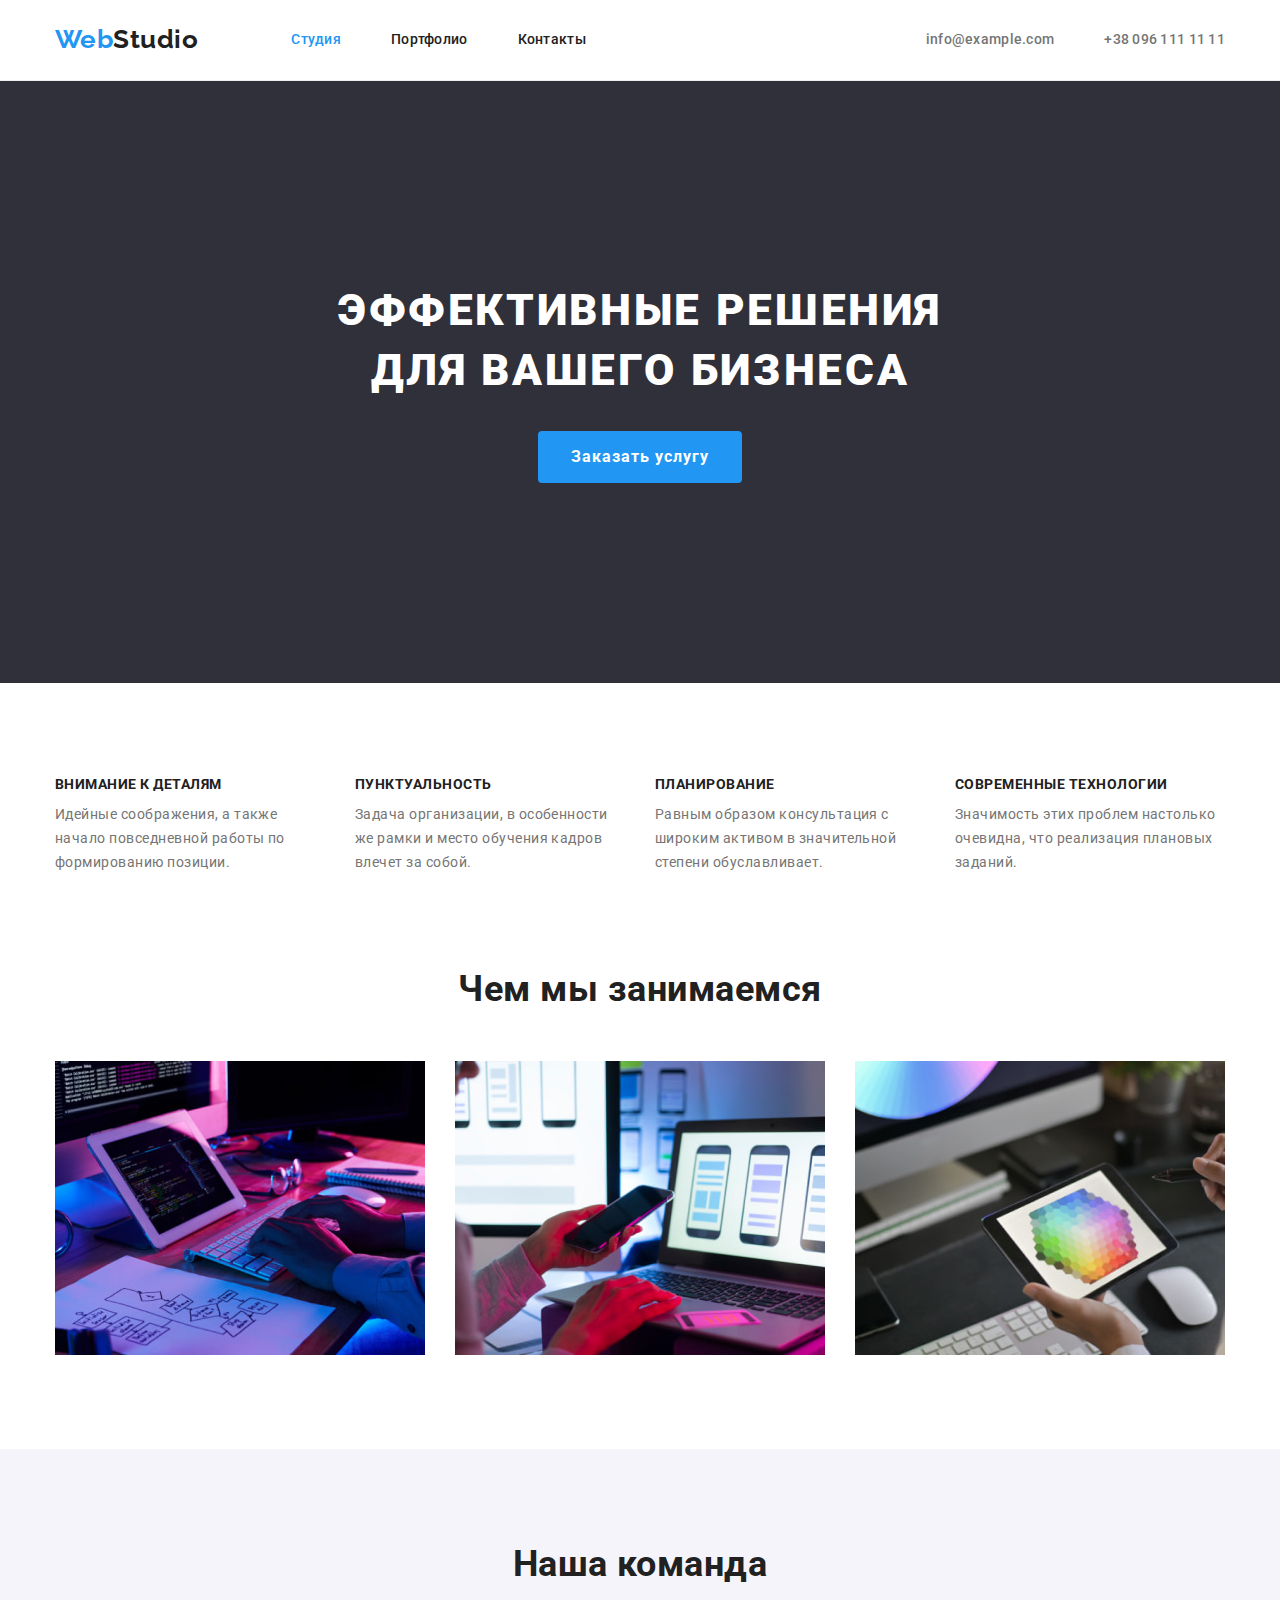
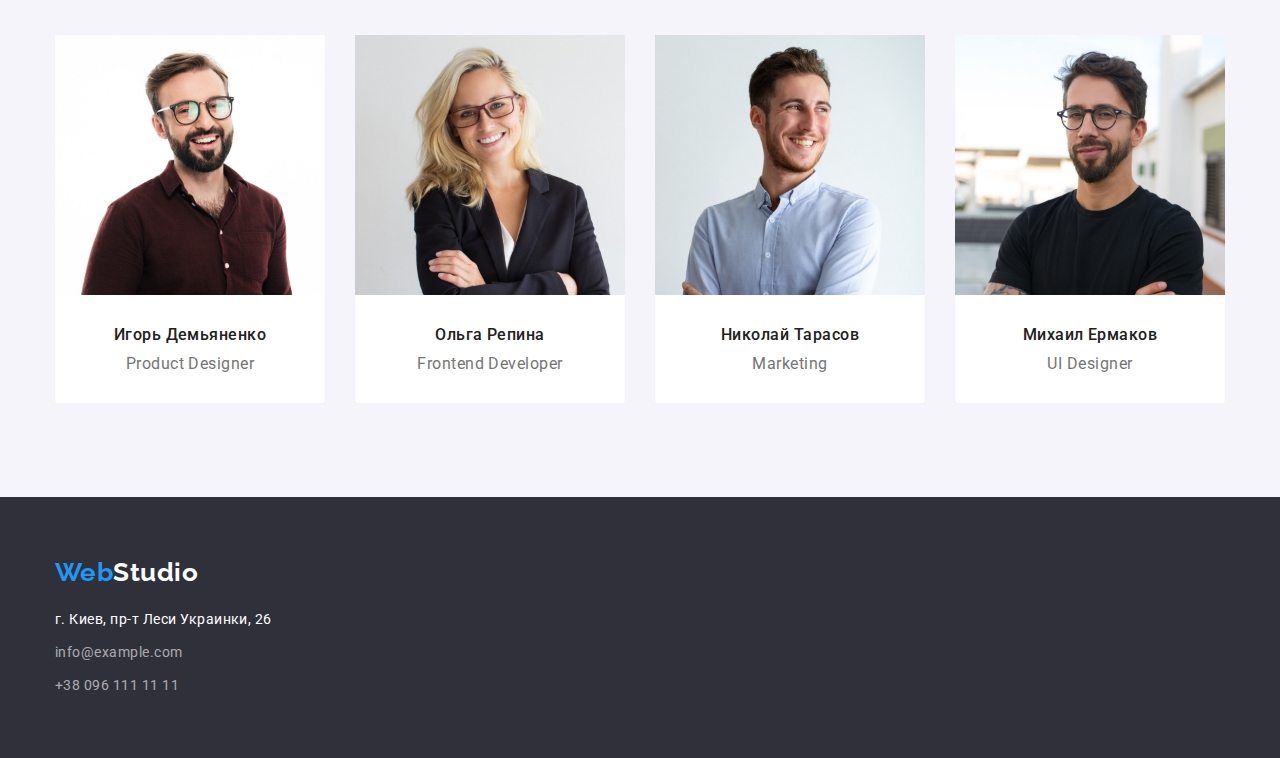
<file: index.html>
<!DOCTYPE html>
<html lang="ru">

<head>
    <meta charset="UTF-8" />
    <meta name="viewport" content="width=device-width, initial-scale=1.0" />
    <title>Главная</title>
    <!-- font-family: 'Raleway', sans-serif; -->
    <!-- font-family: 'Roboto', sans-serif; -->
    <link href="https://fonts.googleapis.com/css2?family=Raleway:wght@700&family=Roboto:wght@400;500;700;900&display=swap"
    rel="stylesheet"
    />
    <!-- modern-normalize-min -->
    <link rel="stylesheet" href="https://cdnjs.cloudflare.com/ajax/libs/modern-normalize/1.1.0/modern-normalize.min.css" />
    <!-- styles.css -->
    <link rel="stylesheet" href="./css/styles.css" />
</head>

<body class="page studio">
    <!--Шапка сайта-->
    <header class="page-header">
        <div class="container main-nav">
            <nav class="nav">
                <a href="./index.html" class="logo">
                    Web<span class="text" lang="en">Studio</span>
                </a>
            
                <ul class="site-nav list">
                    <li class="item"><a href="./index.html" class="link current">Студия</a></li>
                    <li class="item"><a href="./portfolio.html" class="link"> Портфолио</a></li>
                    <li class="item"><a href="/" class="link">Контакты</a></li>
                </ul>
            </nav>
            
            <ul class="contact list">
                <li class="item"><a href="mailto:info@example.com" class="link">info@example.com</a></li>
                <li class="item"><a href="tel:+38 096 111 11 11" class="link">+38 096 111 11 11</a></li>
            </ul>
        </div>
    </header>

    <main>
        <!--Герой-->
        <section class="hero">
            <h1 class="hero-title">
                Эффективные решения <br>
                для вашего бизнеса
            </h1>
            <button type="button" class="hero-button button primary">Заказать услугу</button>
        </section>

        <!--Преимущества-->
        <section class="section">
            <div class="container">
                <h2 hidden class="section-title">Наши преимущества</h2>
                
                <ul class="features list">
                    <li class="item">
                        <h3 class="title">Внимание к деталям</h3>
                        <p class="text">
                            Идейные соображения, а также начало повседневной работы по формированию позиции.
                        </p>
                    </li>
                
                    <li class="item">
                        <h3 class="title">Пунктуальность</h3>
                        <p class="text">
                            Задача организации, в особенности же рамки и место обучения кадров влечет за собой.
                        </p>
                    </li>
                
                    <li class="item">
                        <h3 class="title">Планирование</h3>
                        <p class="text">
                            Равным образом консультация с широким активом в значительной степени обуславливает.
                        </p>
                    </li>
                
                    <li class="item">
                        <h3 class="title">Современные технологии</h3>
                        <p class="text">
                            Значимость этих проблем настолько очевидна, что реализация плановых заданий.
                        </p>
                    </li>
                </ul>
            </div>
        </section>

        <!--Примеры работ-->
        <section class="section no-padding-top">
            <div class="container">
                <h2 class="section-title">Чем мы занимаемся</h2>
                
                <ul class="examples list">
                    <li class="item"><img src="./images/img1.jpg" alt="Разработка мобильных приложений" width="370" /></li>
                    <li class="item"><img src="./images/img2.jpg" alt="Разработка мобильных приложений" width="370" /></li>
                    <li class="item"><img src="./images/img3.jpg" alt="Разработка мобильных приложений" width="370" /></li>
                </ul>
            </div>
        </section>

        <!--Сотрудники-->
        <section class="section employees">
            <div class="container">
                <h2 class="section-title">Наша команда</h2>
                
                <ul class="employees-list list">
                    <li class="item">
                        <img src="./images/img4.jpg" alt="Игорь Демьяненко" width="270" />
                        <h3 class="title">Игорь Демьяненко</h3>
                        <p class="text">Product Designer</p>
                    </li>
                
                    <li class="item">
                        <img src="./images/img5.jpg" alt="Ольга Репина" width="270" />
                        <h3 class="title">Ольга Репина</h3>
                        <p class="text">Frontend Developer</p>
                    </li>
                
                    <li class="item">
                        <img src="./images/img6.jpg" alt="Николай Тарасов" width="270" />
                        <h3 class="title">Николай Тарасов</h3>
                        <p class="text">Marketing</p>
                    </li>
                
                    <li class="item">
                        <img src="./images/img7.jpg" alt="Михаил Ермаков" width="270" />
                        <h3 class="title">Михаил Ермаков</h3>
                        <p class="text">UI Designer</p>
                    </li>
                </ul>
            </div>
        </section>
    </main>

    <!--Футер-->
    <footer class="page-footer">
        <div class="container">
            <a href="./index.html" class="logo">
                Web<span class="white-text" lang="en">Studio</span>
            </a>
            
            <address>
                <ul class="address-list list">
                    <li class="item">
                        <a href="https://goo.gl/maps/jCzg7jhKa1Qg6soNA" class="map-link">г. Киев, пр-т Леси Украинки, 26</a>
                    </li>
                
                    <li class="item">
                        <a href="mailto:info@example.com" class="link e-mail">info@example.com</a>
                    </li>
                
                    <li class="item">
                        <a href="tel:+38 096 111 11 11" class="link">+38 096 111 11 11</a>
                    </li>
                </ul>
            </address>
        </div>
    </footer>
</body>

</html>
</file>
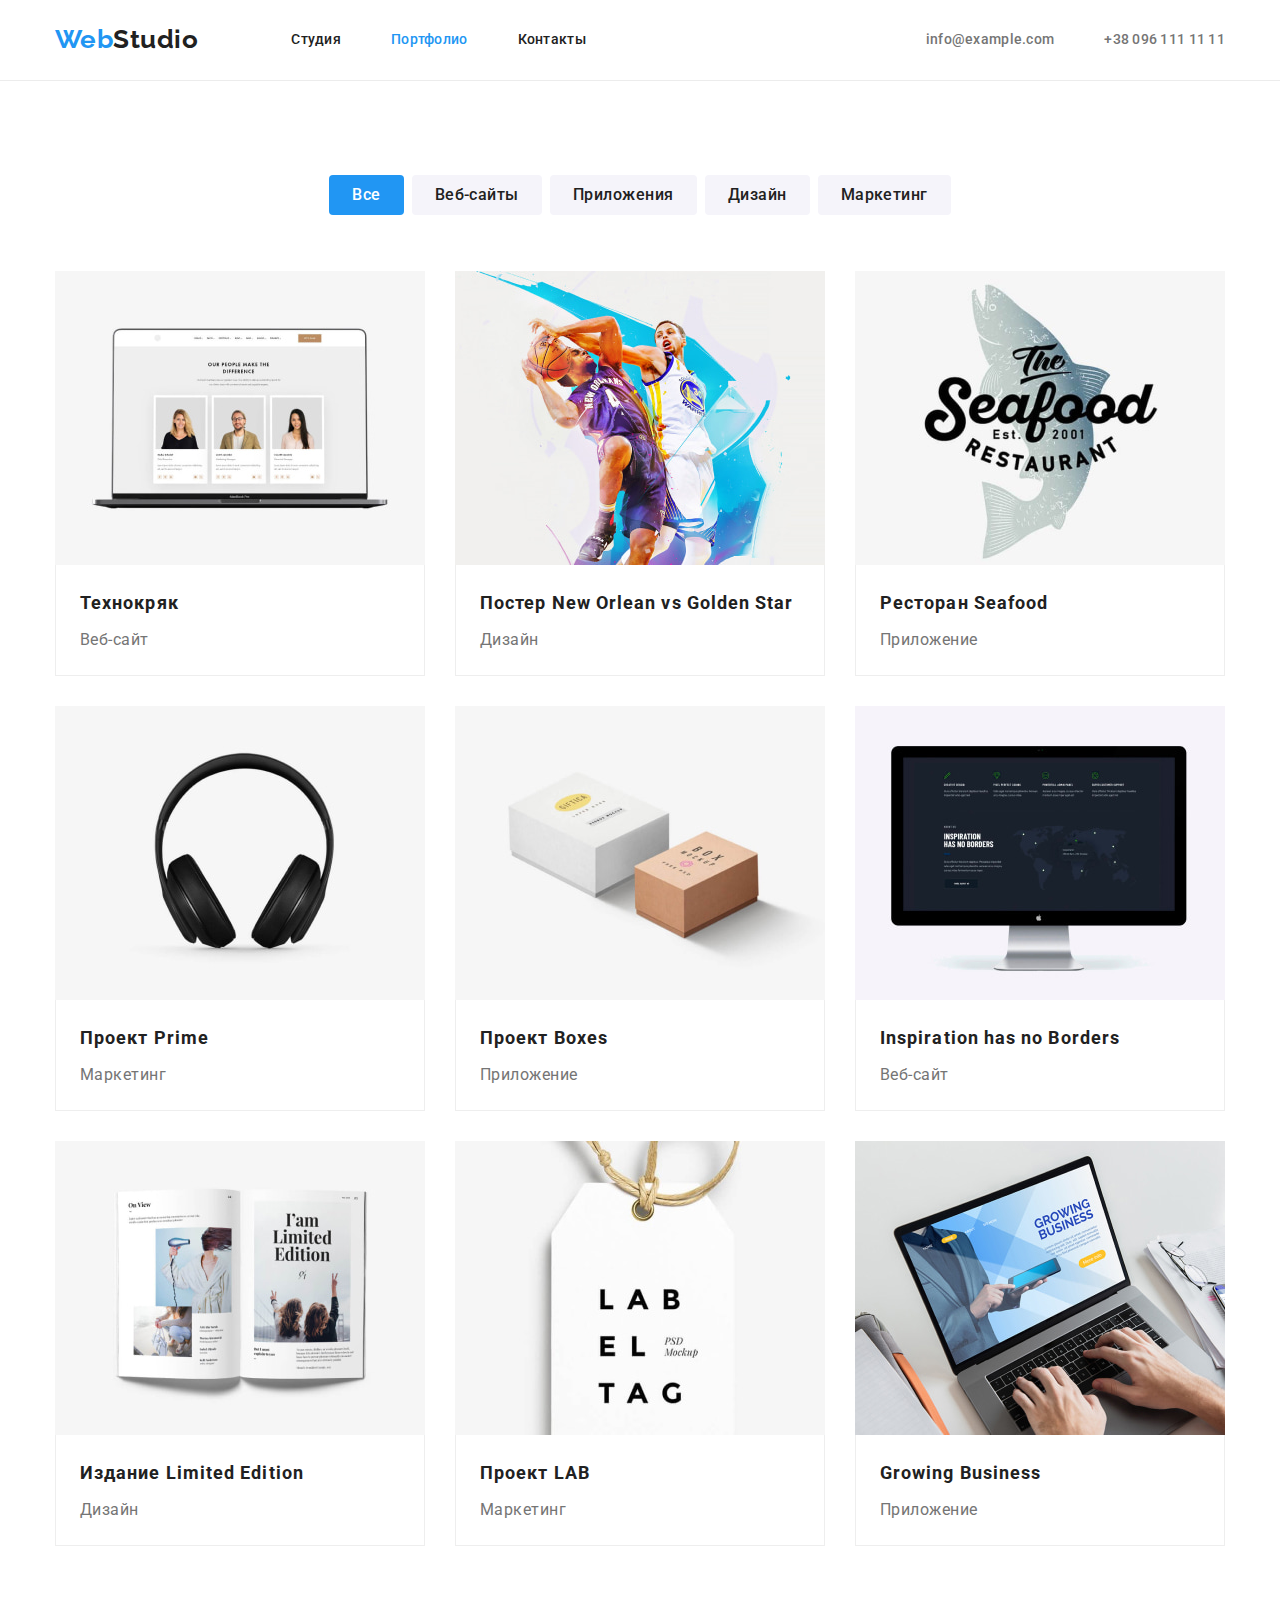
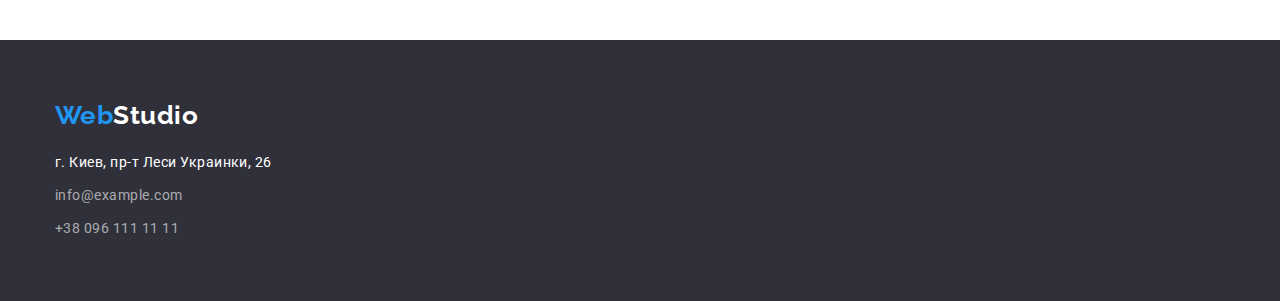
<file: portfolio.html>
<!DOCTYPE html>
<html lang="ru">

<head>
    <meta charset="UTF-8" />
    <meta name="viewport" content="width=device-width, initial-scale=1.0" />
    <title>Портфолио</title>
    <!-- font-family: 'Raleway', sans-serif; -->
    <!-- font-family: 'Roboto', sans-serif; -->
    <link href="https://fonts.googleapis.com/css2?family=Raleway:wght@700&family=Roboto:wght@400;500;700;900&display=swap"
    rel="stylesheet"
    />
    <!-- modern-normalize-min -->
    <link rel="stylesheet" href="https://cdnjs.cloudflare.com/ajax/libs/modern-normalize/1.1.0/modern-normalize.min.css" />
    <!-- styles.css -->
    <link rel="stylesheet" href="./css/styles.css" />
</head>

<body class="page">
    <!--Шапка сайта-->
    <header class="page-header">
        <div class="container main-nav">
            <nav class="nav">
                <a href="./index.html" class="logo">
                    Web<span class="text" lang="en">Studio</span>
                </a>
    
                <ul class="site-nav list">
                    <li class="item"><a href="./index.html" class="link">Студия</a></li>
                    <li class="item"><a href="./portfolio.html" class="link current"> Портфолио</a></li>
                    <li class="item"><a href="/" class="link">Контакты</a></li>
                </ul>
            </nav>
    
            <ul class="contact list">
                <li class="item"><a href="mailto:info@example.com" class="link">info@example.com</a></li>
                <li class="item"><a href="tel:+38 096 111 11 11" class="link">+38 096 111 11 11</a></li>
            </ul>
        </div>
    </header>

    <main>
        <section class="section">
            <div class="container">
                <h1 hidden class="section-title">Портфолио</h1>
                <!-- Категории -->
                <ul class="categories-list list">
                    <li class="item"><button type="button" class="button current">Все</button></li>
                    <li class="item"><button type="button" class="button secondary">Веб-сайты</button></li>
                    <li class="item"><button type="button" class="button secondary">Приложения</button></li>
                    <li class="item"><button type="button" class="button secondary">Дизайн</button></li>
                    <li class="item"><button type="button" class="button secondary">Маркетинг</button></li>
                </ul>
                <!-- Проекты -->
                <ul class="projects-list list">
                    <li class="item">
                        <img src="./images/portfolio_technokriak.jpg" alt="Технокряк" width="370">
        
                        <div class="project">
                            <h3 class="title">Технокряк</h3>
                            <p class="text">Веб-сайт</p>
                        </div>
                    </li>
        
                    <li class="item">
                        <img src="./images/portfolio_neworleansvsgoldenstar.jpg" alt="Постер New Orlean vs Golden Star"
                            width="370">
        
                        <div class="project">
                            <h3 class="title">Постер New Orlean vs Golden Star</h3>
                            <p class="text">Дизайн</p>
                        </div>
                    </li>
        
                    <li class="item">
                        <img src="./images/portfolio_seafood.jpg" alt="Ресторан Seafood" width="370">
        
                        <div class="project">
                            <h3 class="title">Ресторан Seafood</h3>
                            <p class="text">Приложение</p>
                        </div>
                    </li>
        
                    <li class="item">
                        <img src="./images/portfolio_prime.jpg" alt="Проект Prime" width="370">
        
                        <div class="project">
                            <h3 class="title">Проект Prime</h3>
                            <p class="text">Маркетинг</p>
                        </div>
                    </li>
        
                    <li class="item">
                        <img src="./images/portfolio_boxes.jpg" alt="Проект Boxes" width="370">
        
                        <div class="project">
                            <h3 class="title">Проект Boxes</h3>
                            <p class="text">Приложение</p>
                        </div>
                    </li>
        
                    <li class="item">
                        <img src="./images/portfolio_inspirationhasnoborders.jpg" alt="Inspiration has no Borders" width="370">
        
                        <div class="project">
                            <h3 class="title">Inspiration has no Borders</h3>
                            <p class="text">Веб-сайт</p>
                        </div>
                    </li>
        
                    <li class="item">
                        <img src="./images/portfolio_limitededition.jpg" alt="Издание Limited Edition" width="370">
        
                        <div class="project">
                            <h3 class="title">Издание Limited Edition</h3>
                            <p class="text">Дизайн</p>
                        </div>
                    </li>
        
                    <li class="item">
                        <img src="./images/portfolio_lab.jpg" alt="Проект LAB" width="370">
        
                        <div class="project">
                            <h3 class="title">Проект LAB</h3>
                            <p class="text">Маркетинг</p>
                        </div>
                    </li>
        
                    <li class="item">
                        <img src="./images/portfolio_growingbusiness.jpg" alt="Growing Business" width="370">
        
                        <div class="project">
                            <h3 class="title">Growing Business</h3>
                            <p class="text">Приложение</p>
                        </div>
                    </li>
                </ul>
            </div>
        </section>
    </main>

    <!--Футер-->
    <footer class="page-footer">
        <div class="container">
            <a href="./index.html" class="logo">
                Web<span class="white-text" lang="en">Studio</span>
            </a>
    
            <address>
                <ul class="address-list list">
                    <li class="item">
                        <a href="https://goo.gl/maps/jCzg7jhKa1Qg6soNA" class="map-link">г. Киев, пр-т Леси Украинки, 26</a>
                    </li>
    
                    <li class="item">
                        <a href="mailto:info@example.com" class="link e-mail">info@example.com</a>
                    </li>
    
                    <li class="item">
                        <a href="tel:+38 096 111 11 11" class="link">+38 096 111 11 11</a>
                    </li>
                </ul>
            </address>
        </div>
    </footer>
</body>
    
</html>
</file>
<file: css/styles.css>
:root {
  --primary-text-color: #757575;
  --title-text-color: #212121;
  --accent-color: #2196f3;
  --primary-white-color: #ffffff;
  --background-black-color: #2f303a;
  --background-body-color: #e5e5e5;
  --background-secondary-color: #f5f4fa;
  --header-bottom-border-color: #ececec;
  --projects-list-border-color: #eeeeee;
}

/* Styles for index.html */
/* main text color #212121 */
/* secondary text color #757575 */
/* accent #2196F3 */

.container {
  width: 1200px;
  margin: 0 auto;
  padding-left: 15px;
  padding-right: 15px;
}

body {
  background-color: var(--primary-white-color);
  color: var(--primary-text-color);
  font-family: Roboto, sans-serif;
  letter-spacing: 0.03em;
}

img {
  display: block;
  max-width: 100%;
  height: auto;
}

/* Header */
.page-header {
  background-color: var(--primary-white-color);

  border-bottom: 1px solid var(--header-bottom-border-color);
}

.logo {
  font-family: "Raleway";
  font-weight: 700;
  font-size: 26px;
  line-height: 1.2;
  text-decoration: none;
  color: var(--accent-color);
}

.logo .text {
  color: var(--title-text-color);
}

.list {
  list-style: none;
  text-decoration: none;

  padding: 0;
  margin: 0;
}

/* Site nav */
.main-nav {
  display: flex;
}

.nav {
  display: flex;
  align-items: center;
}

.site-nav {
  display: flex;
  margin-left: 93px;
}

.site-nav .item + .item {
  margin-left: 50px;
}

.site-nav .link {
  display: block;
  padding-top: 32px;
  padding-bottom: 32px;

  color: var(--title-text-color);
  font-weight: 500;
  font-size: 14px;
  line-height: 1.14;
  letter-spacing: 0.02em;
  text-decoration: none;
}

.site-nav .link:hover,
.site-nav .link:focus {
  color: var(--accent-color);
  text-decoration: none;
}

.site-nav .link.current {
  color: var(--accent-color);
}

.contact {
  display: flex;
  align-items: center;
  margin-left: auto;
}

.contact .item + .item {
  margin-left: 50px;
}

.contact .link {
  display: block;
  padding-top: 32px;
  padding-bottom: 32px;

  font-weight: 500;
  font-size: 14px;
  line-height: 1.14;
  letter-spacing: 0.02em;
  color: var(--primary-text-color);
  letter-spacing: 0.02em;
  text-decoration: none;
}

.contact .link:hover,
.contact .link:focus {
  color: var(--accent-color);
  text-decoration: none;
}

/* Hero */
.hero {
  background-color: var(--background-black-color);

  padding-top: 200px;
  padding-bottom: 200px;
  text-align: center;
}

.hero-title {
  color: var(--primary-white-color);
  font-weight: 900;
  font-size: 44px;
  line-height: 1.36;
  letter-spacing: 0.06em;
  text-transform: uppercase;

  margin-top: 0;
  margin-bottom: 30px;
}

/* Button */
.button {
  font-family: inherit;
  cursor: pointer;

  border: 1px solid transparent;
}

.hero-button {
  min-width: 200px;
  display: inline-block;
  border-radius: 4px;
  padding: 10px 32px;

  color: var(--primary-white-color);
  font-weight: 700;
  font-size: 16px;
  line-height: 1.88;
  letter-spacing: 0.06em;
  text-align: center;

  background-color: var(--accent-color);
}

/* Section */
.section {
  padding-top: 94px;
  padding-bottom: 94px;
}

.section-title {
  color: var(--title-text-color);
  font-family: "Roboto";
  font-weight: 700;
  font-size: 36px;
  line-height: 1.17;

  margin-top: 0;
  margin-bottom: 50px;
  text-align: center;
}

/* Features */
.features {
  display: flex;
}

.features .item {
  width: 270px;
}

.features .item + .item {
  margin-left: 30px;
}

.features .title {
  color: var(--title-text-color);
  font-weight: 700;
  font-size: 14px;
  line-height: 1.14;
  text-transform: uppercase;

  margin-top: 0;
  margin-bottom: 10px;
}

.features .text {
  font-size: 14px;
  line-height: 1.71;

  margin-top: 0;
  margin-bottom: 0;
}

/* Examples */
.section.no-padding-top {
  padding-top: 0;
}

.examples {
  display: flex;
}

.examples .item {
  width: calc((100% - 2 * 30px) / 3);
  margin-bottom: 0;
}

.examples .item + .item {
  margin-left: 30px;
}

/* Employees */
.employees {
  background-color: var(--background-secondary-color);

  text-align: center;
}

.employees-list {
  display: flex;
}

.employees-list img {
  margin-bottom: 30px;
}

.employees-list .title {
  color: var(--title-text-color);
  font-weight: 500;
  font-size: 16px;
  line-height: 1.19;

  margin-top: 0;
  margin-bottom: 10px;
  text-align: center;
}

.employees-list .item {
  background-color: var(--primary-white-color);

  width: calc((100% - 3 * 30px) / 4);
  padding-top: 0;
  padding-bottom: 30px;
  border-radius: 0px 0px 4px 4px;
}

.employees-list .item + .item {
  margin-left: 30px;
}

.employees-list .text {
  font-size: 16px;
  line-height: 1.19;

  margin-top: 0;
  margin-bottom: 0;
  text-align: center;
}

/* Footer */
.page-footer {
  background-color: var(--background-black-color);

  padding-top: 60px;
  padding-bottom: 60px;
}

.page-footer .logo {
  display: inline-block;
  margin-bottom: 20px;
}

.logo .white-text {
  color: var(--primary-white-color);
  font-family: "Raleway";
  font-weight: 700;
  font-size: 26px;
  line-height: 1.2;
  text-decoration: none;
}

.address-list {
  width: 231px;

  font-style: normal;
  font-size: 14px;
  line-height: 1.71;
}

.address-list .item {
  margin-bottom: 9px;
}

.address-list .item:nth-last-child(-n + 1) {
  margin-bottom: 0;
}

.address-list a.map-link {
  color: var(--primary-white-color);
  text-decoration: none;

  display: inline-block;
}

.address-list a.link {
  color: rgba(255, 255, 255, 0.6);
  text-decoration: none;

  display: inline-block;
}

.address-list .link:hover,
.address-list .link:focus,
.address-list .map-link:hover,
.address-list .map-link:focus {
  color: var(--accent-color);
}

/* Styles for portfolio.html */
/* Secondary button */
.categories-list {
  display: flex;
  justify-content: center;

  margin-bottom: 56px;
  text-align: center;
}

.categories-list .item + .item {
  margin-left: 8px;
}

.categories-list .button {
  font-weight: 500;
  font-size: 16px;
  line-height: 1.62;
  text-align: center;
  letter-spacing: 0.03em;

  display: inline-block;
  border-radius: 4px;
  padding: 6px 22px;
}

.categories-list .button.current {
  background-color: var(--accent-color);

  color: var(--primary-white-color);

  min-width: 73px;
}

.button.secondary {
  background-color: var(--background-secondary-color);

  color: var(--title-text-color);

  min-width: 103px;
}

.button.secondary:hover,
.button.secondary:focus,
.button.secondary:active {
  background-color: var(--accent-color);
  color: var(--primary-white-color);
}

/* Projects */
.projects-list {
  display: flex;
  flex-wrap: wrap;
}

.projects-list .item {
  width: calc((100% - 2 * 30px) / 3);

  margin-bottom: 30px;
  padding-top: 0;
  padding-bottom: 0;
  padding-left: 0;
  padding-right: 0;
}

.projects-list .item:not(:nth-child(3n)) {
  margin-right: 30px;
}

.projects-list .item:nth-last-child(-n + 3) {
  margin-bottom: 0;
}

.project {
  padding: 20px 24px;
  border-left: 1px solid var(--projects-list-border-color);
  border-right: 1px solid var(--projects-list-border-color);
  border-bottom: 1px solid var(--projects-list-border-color);

  background-color: var(--primary-white-color);
}

.project .title {
  color: var(--title-text-color);
  font-weight: 700;
  font-size: 18px;
  line-height: 2;
  letter-spacing: 0.06em;

  margin-top: 0;
  margin-bottom: 4px;
}

.project .text {
  font-size: 16px;
  line-height: 1.88;

  margin: 0;
}
</file>
